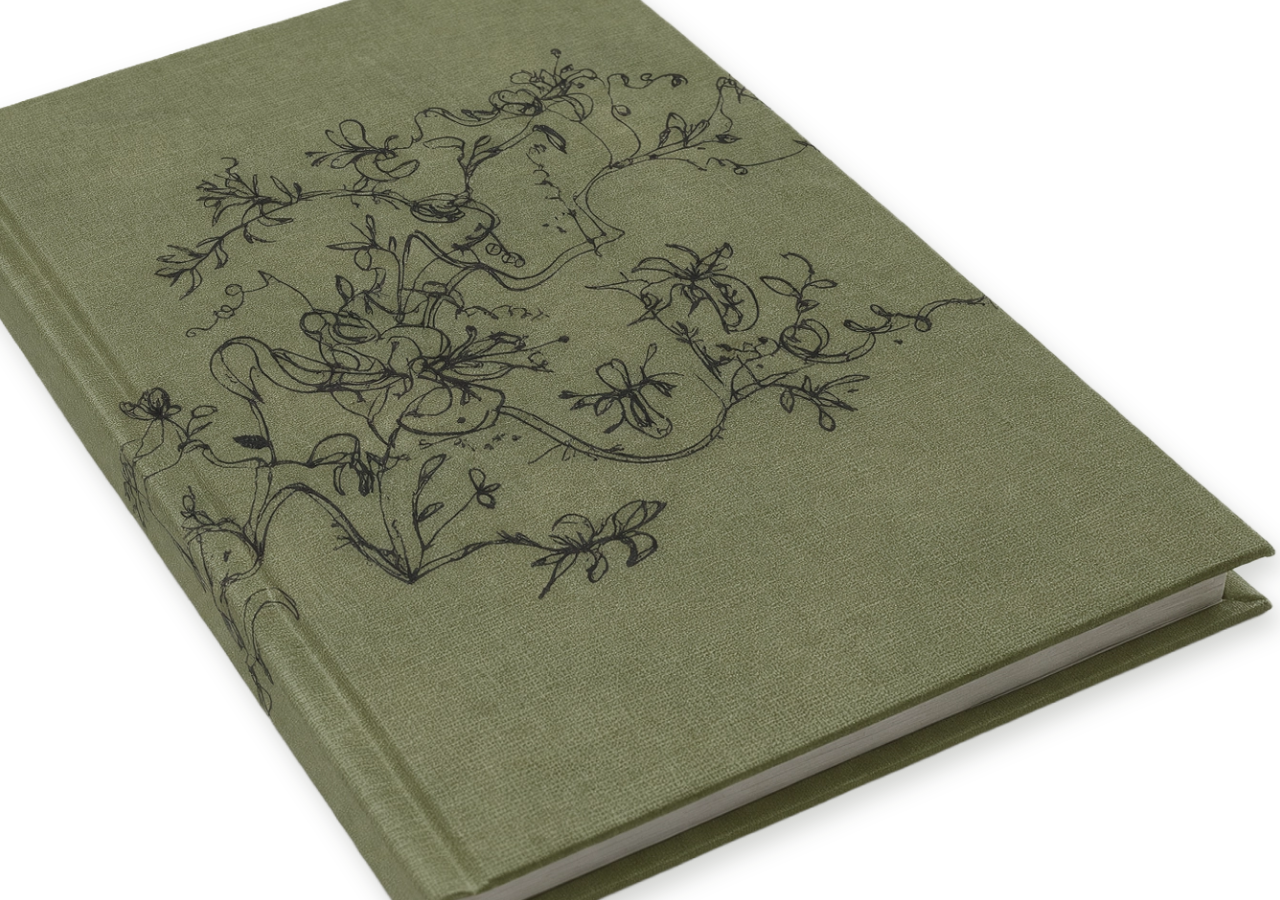
<file: index.html>
<!doctype html>
<html lang="ru">
<head>
<meta charset="utf-8">
<meta name="viewport" content="width=device-width, initial-scale=1">
<meta name="theme-color" content="#eeeade">
<meta name="description" content="Интерактивный дневник Мэгги">
<title>WE WILL STAND TALL</title>
<style>
*,*::before,*::after{box-sizing:border-box}
html,body{margin:0;width:100%;height:100%;overflow:hidden;background:transparent}
body{font-family:'Palatino Linotype','Book Antiqua',Georgia,serif}

.launch{
  position:absolute;inset:0;display:grid;place-items:center;
  width:100%;height:100%;padding:3%;
  background:transparent;border:0;cursor:zoom-in;
  overflow:hidden;-webkit-tap-highlight-color:transparent;
}
.book-image{
  display:none;
  width:auto;
  height:auto;
  max-width:96vw;
  max-height:95vh;
  object-fit:contain;
  user-select:none;
  -webkit-user-drag:none;

  scale:1.3;
  transform:translateY(0) rotate(0) scale(1);
  transform-origin:50% 55%;

  filter:drop-shadow(6px 10px 9px rgba(30,34,21,.2));
  transition:transform .38s cubic-bezier(.2,.75,.2,1),
             filter .38s ease;
  pointer-events:none;
}
.launch.has-image .book-image{display:block}
.launch.has-image .book{display:none}
.launch:hover .book-image,.launch:focus-visible .book-image{
  transform:translateY(-5px) rotate(-1.7deg) scale(1.045);
  filter:drop-shadow(10px 15px 11px rgba(30,34,21,.28));
}
.launch:active .book-image{transform:translateY(-1px) scale(.98)}
.launch:focus-visible{outline:2px solid #637452;outline-offset:-3px}

/* Запасная CSS-обложка, только если картинка не загрузилась. */
.book{
  position:relative;display:flex;align-items:center;justify-content:center;flex-direction:column;
  width:min(60%,230px);max-height:95%;aspect-ratio:2.75/4;
  background:#4c5944;color:#eee1be;
  border-left:12px solid #303b2c;border-right:4px solid #34432e;
  border-radius:4px 9px 9px 4px;
  box-shadow:inset 0 0 0 3px #9e8a61,inset 0 0 0 11px #4c5944,
             inset 0 0 0 12px #9e8a61,5px 5px 0 #d6ccba,10px 8px 16px #0007;
  transform:rotate(-6deg);
  transition:transform .3s ease,filter .3s ease;
}
.book::before,.book::after{content:'✣';position:absolute;font-size:clamp(12px,3vmin,18px);color:#c6b58b}
.book::before{top:12%}.book::after{bottom:12%}
.book-mark{font:700 clamp(8px,1.7vmin,12px) 'Courier New',monospace;letter-spacing:.19em;margin:0 0 9%}
.book-title{font:italic clamp(17px,4.3vmin,36px)/1 'Palatino Linotype','Book Antiqua',Georgia,serif;letter-spacing:-.045em;text-align:center}
.book-sub{font:700 clamp(7px,1.2vmin,10px) 'Courier New',monospace;letter-spacing:.08em;text-align:center;margin-top:12%;line-height:1.5}
.launch:not(.has-image):hover .book,.launch:not(.has-image):focus-visible .book{
  transform:rotate(-3deg) scale(1.06);filter:brightness(1.08)
}


#diary-frame{position:fixed;inset:0;width:100%;height:100%;border:0;display:none;background:#eeeade}
.exit{position:fixed;z-index:6;top:5px;right:5px;display:none;padding:7px 12px;background:#e7e1d3;border:1px solid #a99f8e;color:#2c2b27;font:700 11px 'Courier New',monospace;cursor:pointer}
html:fullscreen,html:-webkit-full-screen{background:#eeeade}
html:fullscreen .launch,html:-webkit-full-screen .launch{display:none}
html:fullscreen #diary-frame,html:-webkit-full-screen #diary-frame{display:block}
html:fullscreen .exit,html:-webkit-full-screen .exit{display:block}
@keyframes open-book{from{transform:translateY(16px) scale(.94);opacity:0}to{transform:none;opacity:1}}
html:fullscreen #diary-frame,html:-webkit-full-screen #diary-frame{animation:open-book .42s ease-out both}

.fallback{display:none;position:fixed;inset:0;z-index:8;background:#eeeade;color:#2c2b27;align-items:center;justify-content:center;flex-direction:column;gap:12px;text-align:center;padding:20px;font:16px/1.4 Georgia,serif}
.fallback.show{display:flex}
.fallback a{padding:12px 16px;border:1px solid #a99f8e;color:inherit;text-decoration:underline}
.fallback button{padding:10px;border:0;background:none;text-decoration:underline;cursor:pointer}
@media(prefers-reduced-motion:reduce){*,*::before,*::after{animation:none!important;transition:none!important}}
</style>
</head>
<body>

<button class="launch" type="button" id="launch" aria-label="Открыть дневник Мэгги" title="Открыть дневник Мэгги">
  <img class="book-image" id="book-image" src="./assets/book_face.webp" alt="" draggable="false" width="1628" height="1160">
</button>

<iframe id="diary-frame" src="./diary.html" title="Дневник Мэгги" allow="fullscreen" loading="eager"></iframe>
<button class="exit" id="exit" type="button" aria-label="Закрыть дневник">× ЗАКРЫТЬ</button>
<div class="fallback" id="fallback" role="status" aria-live="polite">
  <p>В этом встраивании не удалось развернуть дневник на весь экран.</p>
  <a href="./diary.html" target="_blank" rel="noopener">Открыть дневник в новой вкладке ↗</a>
  <button type="button" id="dismiss">Вернуться к книжечке</button>
</div>
<script>
(()=>{
'use strict';
const launch=document.getElementById('launch'),fallback=document.getElementById('fallback');
const frame=document.getElementById('diary-frame'),image=document.getElementById('book-image');
image.addEventListener('load',()=>launch.classList.add('has-image'));
image.addEventListener('error',()=>launch.classList.remove('has-image'));
if(image.complete&&image.naturalWidth>0)launch.classList.add('has-image');
launch.addEventListener('click',async()=>{
 fallback.classList.remove('show');
 try{
   if(!document.documentElement.requestFullscreen)throw new Error('Fullscreen unavailable');
   await document.documentElement.requestFullscreen();
 }catch(e){fallback.classList.add('show');}
});
document.getElementById('exit').addEventListener('click',()=>{
 if(document.fullscreenElement)document.exitFullscreen();
});
document.getElementById('dismiss').addEventListener('click',()=>fallback.classList.remove('show'));
window.addEventListener('message',e=>{
 if(e.source!==frame.contentWindow||!e.data||e.data.type!=='MAGGIE_DIARY_CLOSE')return;
 if(document.fullscreenElement)document.exitFullscreen();
});
let wasFull=false;
document.addEventListener('fullscreenchange',()=>{
 const full=Boolean(document.fullscreenElement);
 if(wasFull&&!full){frame.src='./diary.html';launch.focus({preventScroll:true});}
 wasFull=full;
});
})();
</script>
</body>
</html>
</file>
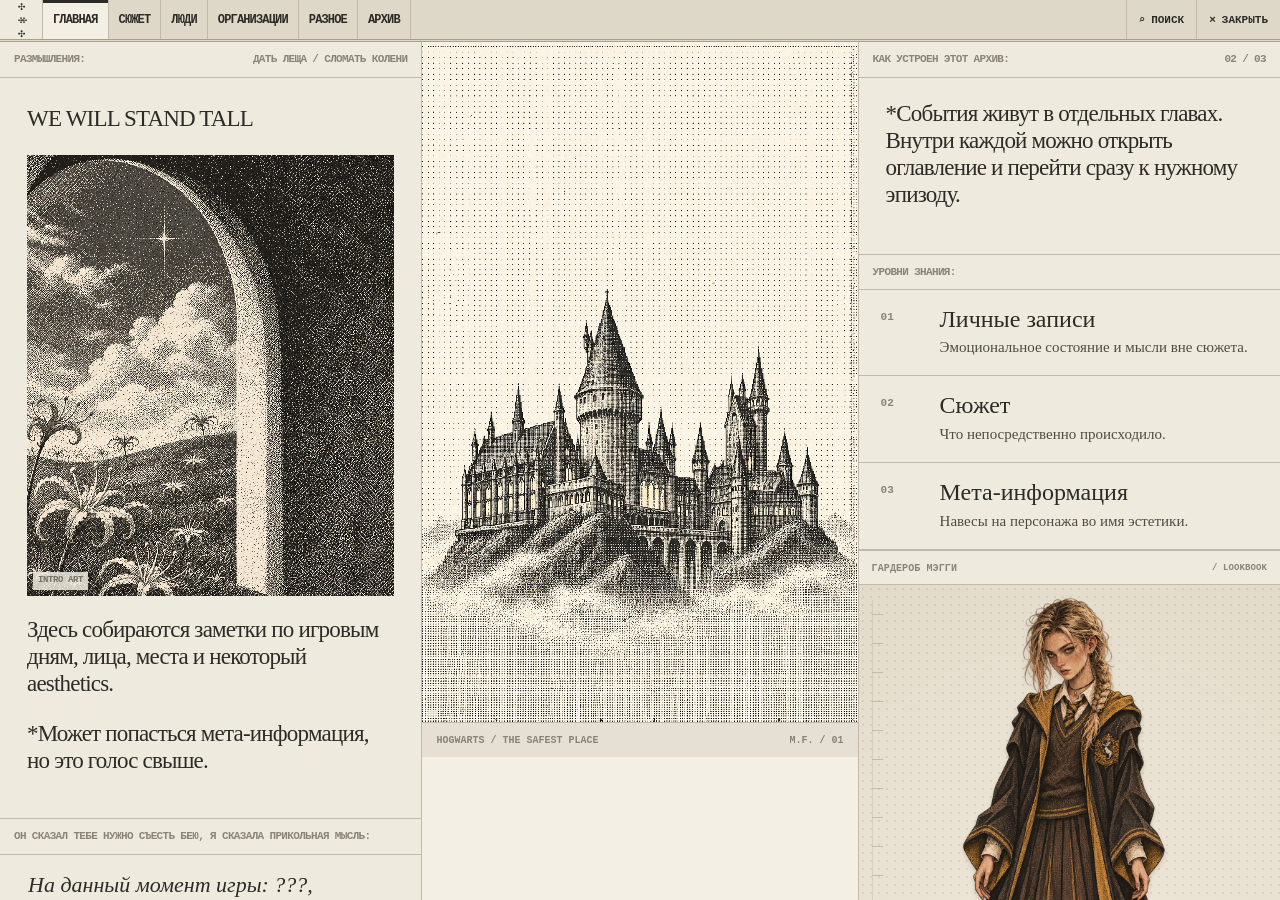
<file: diary.html>
<!doctype html>
<html lang="ru">
<head>
  <meta charset="utf-8">
  <meta name="viewport" content="width=device-width, initial-scale=1">
  <meta name="theme-color" content="#eee9dd">
  <meta name="description" content="Дневник Мэгги">
  <title>Хроники Мэгги · личный архив</title>
  <link rel="stylesheet" href="style.css">
</head>
<body>
  <div class="site-shell" id="site-shell">
    <header class="masthead">
      <button class="seal" id="home-button" type="button" aria-label="Перейти на главную">✣<span>✣✣</span>✣</button>
      <nav class="mast-nav" id="mast-nav" aria-label="Основные разделы"></nav>
      <div class="mast-actions">
        <span class="mast-caption">M. FENWICK · ARCHIVE</span>
        <button id="search-button" class="mast-action" type="button" title="Поиск — Ctrl+K" aria-label="Найти в дневнике">⌕ <span>ПОИСК</span></button>
        <button id="close-button" class="mast-action" type="button" title="Закрыть дневник" aria-label="Закрыть дневник">× <span>ЗАКРЫТЬ</span></button>
      </div>
    </header>
    <main class="workspace" id="workspace" tabindex="-1" aria-live="polite"></main>
  </div>

  <div class="search-dialog" id="search-dialog" hidden>
    <div class="search-curtain" data-close-search></div>
    <section class="search-sheet" role="dialog" aria-modal="true" aria-labelledby="search-title">
      <div class="bar-title"><span id="search-title">ПОИСК ПО ЗАПИСЯМ</span><button type="button" id="search-dismiss" aria-label="Закрыть поиск">×</button></div>
      <label class="sr-only" for="search-input">Слово или название</label>
      <input id="search-input" type="search" autocomplete="off" placeholder="Например: бал, Беа, оборотни...">
      <div class="search-results" id="search-results"></div>
      <div class="search-bottom">ENTER — ПЕРЕЙТИ &nbsp; / &nbsp; ESC — ЗАКРЫТЬ &nbsp; / &nbsp; CTRL+K — ПОИСК</div>
    </section>
  </div>

  <script src="data.js"></script>
  <script src="maggie-wardrobe/maggie-wardrobe.js"></script>
  <script src="app.js"></script>
</body>
</html>
</file>
<file: style.css>
/* MAGGIE / PAPER ARCHIVE 0.3 - author's interpretation of light editorial pixel/engraving design */
:root{
 --paper:#eeeade;--paper-light:#f3efe4;--panel:#e7e1d3;--hover:#dcd5c6;--shade:#d5cdbe;
 --line:#c1b9aa;--line-strong:#a99f8e;--ink:#2c2b27;--muted:#8b8579;
 --gothic:'Old Standard TT','Palatino Linotype','Book Antiqua','Baskerville','Times New Roman',serif;
 --roman:'Palatino Linotype','Book Antiqua','Baskerville',Georgia,serif;
 --mono:'Courier New',Consolas,monospace;
 --header-h:42px;
}
*,*::before,*::after{box-sizing:border-box}
html,body{margin:0;height:100%;min-height:100%;background:var(--paper);color:var(--ink)}
body{font-family:var(--roman);-webkit-font-smoothing:antialiased}
button,input{font:inherit;color:inherit}
button{cursor:pointer}
button:focus-visible,a:focus-visible,input:focus-visible{outline:2px solid #725b36;outline-offset:-3px}
button:disabled{opacity:.5;cursor:not-allowed}
[hidden]{display:none!important}
::selection{background:#d7c9a4}
.site-shell{height:100dvh;display:flex;flex-direction:column;overflow:hidden}
.sr-only{position:absolute;left:-10000px;width:1px;height:1px;overflow:hidden}
/* Very compact horizontal navigation; drawn from the screenshot's architectural rhythm. */
.masthead{display:flex;align-items:stretch;flex:0 0 var(--header-h);min-height:var(--header-h);border-bottom:3px double var(--line-strong);background:#ded8c9;overflow:hidden}
.seal{width:43px;flex:0 0 43px;white-space:pre;display:flex;flex-direction:column;align-items:center;justify-content:center;line-height:.6;font:12px var(--mono);letter-spacing:-.1em;border:0;border-right:1px solid var(--line);background:var(--paper)}
.seal span{font-size:10px;letter-spacing:-.29em}
.mast-nav{display:flex;align-items:stretch;flex:0 1 auto;min-width:0}
.mast-tab{border:0;border-right:1px solid var(--line);background:transparent;padding:0 14px;font:700 12px/1 var(--mono);text-transform:uppercase;white-space:nowrap;letter-spacing:-.07em}
.mast-tab:hover{background:var(--paper-light)}.mast-tab.current{background:var(--paper-light);box-shadow:inset 0 3px 0 var(--ink)}
.mast-actions{margin-left:auto;display:flex;align-items:stretch;min-width:0}
.mast-caption{color:var(--muted);padding:0 15px;align-self:center;font:700 10px var(--mono);white-space:nowrap}
.mast-action{min-width:36px;display:flex;align-items:center;gap:6px;justify-content:center;background:transparent;border:0;border-left:1px solid var(--line);padding:0 12px;font:700 11px var(--mono)}
.mast-action:hover{background:var(--paper-light)}.mast-action:first-letter{font-size:17px}
/* Scrolling is column-local at desktop, not one giant document. */
.workspace{flex:1;min-height:0;min-width:0;overflow:hidden}
.about-layout,.catalog-layout,.entry-layout{height:100%;min-height:0;display:grid}
.about-layout{grid-template-columns:minmax(300px,33%) minmax(300px,34%) minmax(300px,33%)}
.catalog-layout{grid-template-columns:minmax(260px,22%) minmax(0,78%)}
.entry-layout{grid-template-columns:minmax(240px,23%) minmax(380px,54%) minmax(225px,23%)}
.scroll-pane{min-width:0;min-height:0;overflow-y:auto;overscroll-behavior-y:contain;scrollbar-width:thin;scrollbar-color:#c0b8a8 transparent}
.scroll-pane::-webkit-scrollbar{width:8px}.scroll-pane::-webkit-scrollbar-thumb{background:#c0b8a8;border:2px solid var(--paper)}
.about-panel,.directory-pane,.entry-toc{border-right:1px solid var(--line)}
.about-right{border-left:1px solid var(--line);border-right:none}
.ruled-label{min-height:36px;border-top:1px solid var(--line);border-bottom:1px solid var(--line);padding:10px 14px 7px;display:flex;justify-content:space-between;gap:12px;color:var(--muted);font:700 11px/1.3 var(--mono);letter-spacing:-.06em;text-transform:uppercase}
.ruled-label:first-child{border-top:0}
.pane-body{padding:22px 27px}
.intro-prose{padding-top:27px;padding-bottom:20px}
.intro-text{font:normal clamp(21px,1.75vw,29px)/1.18 var(--gothic);letter-spacing:-.035em;margin:0 0 23px;overflow-wrap:break-word}
.fine-print,.aside-small{font:14px/1.45 var(--roman);margin:0;color:#5c574c}
.small-callout{border-top:1px solid var(--line)}
.small-callout .ruled-label{border-top:0}
.aside-quote{font:italic 22px/1.26 var(--roman);padding:16px 28px;margin:0}
.image-slot{position:relative;overflow:hidden;min-width:0}
.image-slot>img{display:block;width:100%;height:100%;object-fit:cover;image-rendering:pixelated}
.slot-caption{position:absolute;left:6px;bottom:6px;padding:3px 5px;background:rgba(238,234,222,.85);color:#777064;font:700 9px/1.3 var(--mono);letter-spacing:-.045em;max-width:calc(100% - 12px)}
.intro-art{aspect-ratio:5/6;margin:20px 0px}
.intro-art img{object-fit:cover;object-position:center 80%}
.home-links{display:flex;flex-direction:column}
.home-link{display:flex;align-items:center;justify-content:space-between;gap:15px;border:0;border-bottom:1px solid var(--line);background:var(--shade);text-align:left;padding:14px 16px;font:normal 23px/1.05 var(--gothic);letter-spacing:-.04em}
.home-link:hover{background:var(--hover)}.home-link span:last-child{font:18px var(--mono)}
.about-center{height:100%;min-width:0;position:relative;display:flex;flex-direction:column;background:var(--paper-light);overflow:hidden}
.center-image{flex:1;min-height:0;background:var(--paper-light)}
.center-image img{object-fit:cover;object-position:center}
.center-image .slot-caption{right:8px;left:auto;bottom:auto;top:9px}
.center-credit{flex:0 0 35px;display:flex;align-items:center;justify-content:space-between;gap:15px;padding:0 14px;border-top:1px solid var(--line);background:#e6e0d4;color:#898374;font:700 10px var(--mono)}
.legend-list{display:flex;flex-direction:column}
.legend-entry{display:grid;grid-template-columns:46px minmax(0,1fr);gap:13px;padding:17px 22px;border-bottom:1px solid var(--line)}
.legend-num{font:700 11px var(--mono);color:var(--muted);margin-top:4px}
.legend-entry h3{margin:0 0 6px;font:normal 24px/1.04 var(--gothic)}
.legend-entry p{font:15px/1.4 var(--roman);margin:0;color:#4f4c46}
.quick-index{display:flex;flex-direction:column}
.quick-item{display:grid;grid-template-columns:36px minmax(0,1fr) 20px;gap:8px;align-items:center;text-align:left;background:transparent;border:0;border-bottom:1px solid var(--line);padding:14px 16px;font:normal 23px/1.1 var(--gothic)}
.quick-item:hover{background:var(--hover)}.quick-num{font:700 10px var(--mono);color:var(--muted)}.quick-item span:last-child{text-align:right;font:17px var(--mono)}
.bottom-art{height:175px;margin:0 0 18px}.bottom-art img{object-position:center}
/* Catalog with left metadata pane + right three-column portfolio grid */
.directory-pane{display:flex;flex-direction:column;background:var(--paper)}
.directory-intro{padding:25px 18px 25px;border-bottom:1px solid var(--line)}
.directory-number{font:700 10px var(--mono);color:var(--muted);margin-bottom:14px}
.directory-intro h1{font:normal clamp(32px,3.2vw,55px)/1 var(--gothic);letter-spacing:-.055em;margin:0 0 14px}
.directory-intro p{font:17px/1.35 var(--roman);margin:0;max-width:32ch}
.directory-nav{display:flex;flex-direction:column}
.directory-row{border:0;border-bottom:1px solid var(--line);background:transparent;padding:11px 14px;display:grid;grid-template-columns:25px minmax(0,1fr) 15px;gap:8px;align-items:start;text-align:left}
.directory-row:hover,.directory-row.selected{background:var(--hover)}
.directory-row.selected{box-shadow:inset 3px 0 0 var(--ink)}
.directory-no{font:700 10px/1.6 var(--mono);color:var(--muted)}
.directory-title{font:normal 18px/1.15 var(--gothic);letter-spacing:-.035em}
.directory-arrow{font:14px var(--mono)}
.directory-end{margin-top:auto}
.directory-art{aspect-ratio:auto;margin:14px 14px 10px;border:1px solid var(--line)}
.directory-footnote{font:13px/1.4 var(--roman);margin:0;padding:2px 14px 22px;color:#625d54}
.catalog-content{border-right:0}
.catalog-heading{padding:18px 15px 17px;display:flex;justify-content:space-between;gap:15px;align-items:end;border-bottom:1px solid var(--line)}
.catalog-heading h2{font:normal clamp(32px,3.2vw,58px)/1 var(--gothic);margin:0;letter-spacing:-.055em}
.catalog-descriptor{font:700 11px var(--mono);color:var(--muted);white-space:nowrap}
.catalog-grid{display:grid;grid-template-columns:repeat(3,minmax(0,1fr));border-left:0}
.catalog-card{min-width:0;display:flex;flex-direction:column;min-height:300px;padding:0;background:transparent;border:0;border-right:1px solid var(--line);border-bottom:1px solid var(--line);text-align:left}
.catalog-card:nth-child(3n){border-right:0}
.catalog-card:hover{background:var(--paper-light)}
.card-heading{min-height:112px;padding:10px 11px 12px;display:flex;align-items:flex-start;flex-wrap:wrap;column-gap:8px;align-content:flex-start}
.card-index,.card-status{color:var(--muted);font:700 10px/1.3 var(--mono)}.card-status{margin-left:auto}
.card-title{width:100%;margin:15px 0 0;font:normal clamp(20px,1.75vw,28px)/1.04 var(--gothic);letter-spacing:-.035em}
.catalog-art{height:clamp(180px,21vw,380px);width:100%;background:#dcd4c6;border-top:1px solid var(--line)}
.catalog-art .slot-caption{left:auto;right:5px;bottom:4px;font-size:8px}
.catalog-card:hover .catalog-art img{filter:contrast(1.2)}
.card-footer{display:flex;align-items:start;gap:12px;padding:11px;min-height:68px;width:100%;background:var(--paper)}
.card-footer p{font:13px/1.3 var(--roman);margin:0;flex:1;overflow-wrap:break-word}.card-footer span{font:18px var(--mono)}
.catalog-bottom{display:flex;justify-content:space-between;gap:10px;padding:18px 15px;color:var(--muted);font:700 10px var(--mono)}
/* Individual chapter / long-form reading */
.entry-content{background:var(--paper-light)}
.entry-content>.ruled-label:first-child{background:#e8e1d4}
.entry-header{padding:24px 27px 25px}
.breadcrumbs{display:flex;gap:8px;color:var(--muted);font:700 10px/1.3 var(--mono)}
.breadcrumbs button{padding:0;color:inherit;border:0;text-decoration:underline;background:none}
.entry-title{font:normal clamp(44px,4.6vw,78px)/.98 var(--gothic);letter-spacing:-.06em;overflow-wrap:anywhere;margin:30px 0 21px}
.entry-lead{font:normal clamp(18px,2.1vw,26px)/1.24 var(--roman);max-width:38ch;margin:0}
.entry-figure{margin:0;border-top:1px solid var(--line);border-bottom:1px solid var(--line)}
.entry-cover{aspect-ratio:1.65;background:#dfd8c9}
.entry-figure figcaption,.inline-art figcaption{padding:8px 15px;color:var(--muted);font:10px/1.35 var(--mono)}
.entry-note{display:flex;justify-content:space-between;flex-wrap:wrap;gap:10px;padding:12px 27px;font:700 10px var(--mono);color:var(--muted);border-bottom:1px solid var(--line)}
.chapter-block{padding:35px 27px 43px;border-bottom:1px solid var(--line);scroll-margin-top:12px}
.block-meta{display:flex;justify-content:space-between;gap:10px;color:var(--muted);font:700 10px var(--mono)}
.chapter-block h2{font:normal clamp(30px,3.2vw,50px)/1.06 var(--gothic);letter-spacing:-.04em;margin:24px 0 22px}
.chapter-copy{font:20px/1.5 var(--roman);max-width:57ch;margin:0}
.inline-art{margin:0;border-bottom:1px solid var(--line)}
.wide-art{aspect-ratio:16/9}.inline-art img{object-fit:cover}
.entry-end{padding:20px 27px;display:flex;justify-content:space-between;gap:15px;font:700 10px var(--mono)}
.entry-end button{padding:0;background:none;border:0;font:inherit;text-align:right;text-decoration:underline}
.entry-toc{border-left:1px solid var(--line);border-right:0}
.toc-nav{display:flex;flex-direction:column}
.toc-item{display:grid;grid-template-columns:24px minmax(0,1fr);gap:12px;padding:12px 14px;text-align:left;background:transparent;border:0;border-bottom:1px solid var(--line);font:17px/1.2 var(--gothic)}
.toc-item span:first-child{font:700 10px/1.8 var(--mono);color:var(--muted)}
.toc-item:hover{background:var(--hover)}
.toc-end{margin-top:35px;border-top:1px solid var(--line)}
.toc-end p{padding:20px 16px 5px}.toc-art{height:700px;margin:20px 14px}
/* Overlay search styled like a small paper catalogue card */
.search-dialog{position:fixed;inset:0;z-index:40;display:flex;justify-content:center;align-items:flex-start;padding:12vh 15px 20px}
.search-curtain{position:absolute;inset:0;background:#24211dc2}
.search-sheet{position:relative;width:min(650px,100%);max-height:75vh;display:flex;flex-direction:column;background:var(--paper);border:1px solid var(--line-strong);box-shadow:10px 10px 0 #302a2399}
.bar-title{display:flex;align-items:center;justify-content:space-between;padding:10px 15px;background:var(--shade);border-bottom:1px solid var(--line);color:var(--muted);font:700 11px var(--mono)}
.bar-title button{background:none;border:0;font:24px/1 var(--mono)}
#search-input{border:0;border-bottom:1px solid var(--line);background:var(--paper-light);padding:23px 16px;min-width:0;font:22px var(--gothic);outline-offset:-4px}
.search-results{overflow:auto;min-height:60px}
.search-hit{width:100%;border:0;border-bottom:1px solid var(--line);padding:12px 16px;background:transparent;text-align:left;display:flex;flex-direction:column;gap:4px}
.search-hit:hover{background:var(--hover)}.search-hit strong{font:25px var(--gothic)}
.search-category{font:700 9px var(--mono);color:var(--muted)}.search-hit small{font:13px/1.25 var(--roman)}
.search-no{padding:20px;font:16px var(--roman)}.search-bottom{border-top:1px solid var(--line);padding:12px 16px;font:700 9px var(--mono);color:var(--muted)}
/* Responsive; independent scroll becomes document scroll on phones */
@media(max-width:1280px){
 .mast-caption{display:none}.mast-tab{padding:0 10px}
 .intro-text{font-size:23px}.catalog-grid{grid-template-columns:repeat(2,minmax(0,1fr))}.catalog-card:nth-child(3n){border-right:1px solid var(--line)}.catalog-card:nth-child(2n){border-right:0}
 .entry-layout{grid-template-columns:minmax(215px,25%) minmax(0,55%) minmax(190px,20%)}
}
@media(max-width:900px){
 .mast-actions .mast-action span{display:none}.mast-tab{font-size:10px;padding:0 8px}
 .about-layout{grid-template-columns:33% 34% 33%}.intro-text{font-size:19px}.pane-body{padding:18px 15px}.ruled-label{padding:9px 10px;font-size:9px}.legend-entry{padding:12px 10px;gap:5px;grid-template-columns:28px 1fr}.legend-entry h3{font-size:19px}.legend-entry p{font-size:12px}.home-link{font-size:19px}
 .entry-layout{grid-template-columns:minmax(190px,27%) minmax(0,73%)}.entry-toc{display:none}
 .catalog-layout{grid-template-columns:minmax(190px,27%) minmax(0,73%)}
}
@media(max-width:680px){
 :root{--header-h:38px}
 html,body{height:auto;min-height:100%}.site-shell{height:auto;min-height:100dvh;overflow:visible}
 .masthead{position:sticky;top:0;z-index:10;flex-wrap:wrap;overflow:visible;min-height:78px}
 .seal{width:40px;flex:0 0 40px;height:37px}.mast-actions{height:37px}.mast-tab{font-size:10px;padding:0 10px;height:38px}
 .mast-nav{height:39px;order:3;flex:0 0 100%;width:100%;overflow-x:auto;border-top:1px solid var(--line)}
 .mast-action{height:37px}
 .workspace{overflow:visible;min-height:calc(100dvh - 78px)}
 .about-layout,.catalog-layout,.entry-layout{display:flex;flex-direction:column;height:auto;min-height:0}
 .scroll-pane{overflow:visible;max-height:none;overscroll-behavior:auto}
 .about-center{order:0;height:min(74vh,600px);flex:none;border-bottom:1px solid var(--line)}
 .about-layout .about-panel:first-child{order:1}.about-right{order:2}
 .about-panel,.directory-pane{border-right:0;border-left:0;border-bottom:1px solid var(--line)}
 .center-image{flex:1}.intro-text{font-size:clamp(22px,5.3vw,29px)}.pane-body{padding:20px 18px}
 .catalog-layout .directory-pane,.entry-layout .directory-pane{order:0}
 .catalog-layout .catalog-content,.entry-layout .entry-content{order:1}
 .directory-intro{padding:16px 18px}.directory-intro h1{font-size:34px}
 .directory-nav{display:flex;flex-direction:row;overflow-x:auto;scrollbar-width:thin}
 .directory-row{display:flex;flex:0 0 auto;min-width:130px;max-width:220px;border-right:1px solid var(--line);border-bottom:0;align-items:center;padding:10px}
 .directory-row .directory-title{font-size:14px}.directory-row .directory-arrow{display:none}
 .directory-end{display:none}.catalog-grid{grid-template-columns:repeat(2,minmax(0,1fr))}.card-heading{min-height:108px}.catalog-art{height:clamp(150px,34vw,240px)}
 .card-title{font-size:clamp(18px,4vw,24px)}.card-footer p{font-size:12px}
 .entry-toc{display:none}.entry-title{font-size:clamp(42px,10vw,62px)}
}
@media(max-width:390px){
 .catalog-grid{grid-template-columns:1fr}.catalog-card{border-right:0!important}.catalog-art{height:250px}
 .center-credit{font-size:8px}.catalog-descriptor{font-size:9px}.card-heading{min-height:86px}
}
@media(prefers-reduced-motion:reduce){*,*::before,*::after{scroll-behavior:auto!important;animation:none!important;transition:none!important}}

.chronicle-intro{margin:0;padding:14px 18px 19px;border-bottom:1px solid var(--line);font:18px/1.4 var(--roman);max-width:none;background:var(--paper-light)}

.chapter-copy + .chapter-copy{margin-top:1.05em}
.chronicle-credit{margin:0;padding:10px 18px 15px;border-bottom:1px solid var(--line);font:12px/1.5 var(--mono);color:var(--ink-muted);background:var(--paper-light)}
</file>
